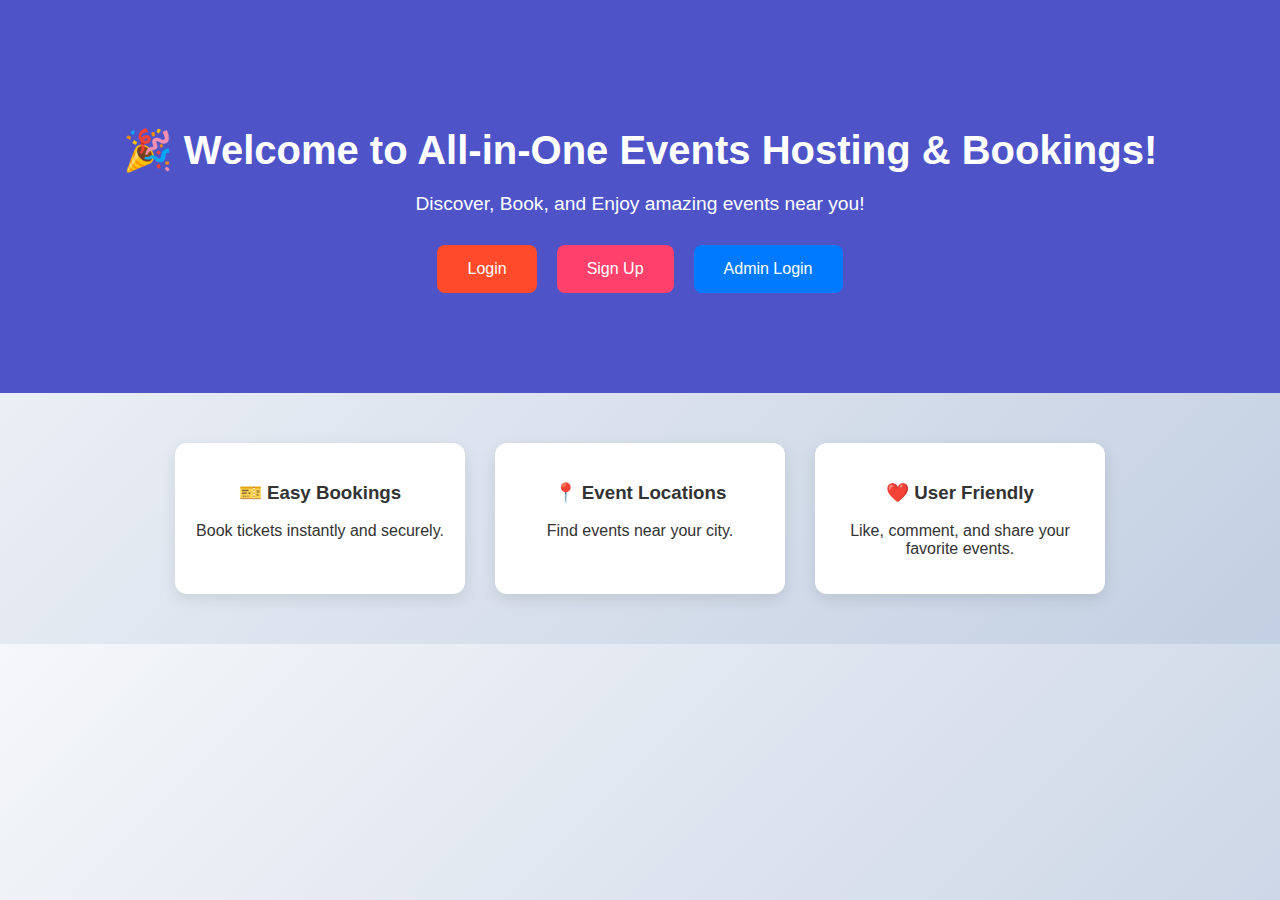
<file: src/main/resources/static/index.html>
<!DOCTYPE html>
<html lang="en">
<head>
    <meta charset="UTF-8">
    <title>All-in-One Events Hub</title>
    <link rel="stylesheet" href="css/home.css">
</head>
<body>

<div class="hero-section">
    <h1>🎉 Welcome to All-in-One Events Hosting & Bookings!</h1>
    <p>Discover, Book, and Enjoy amazing events near you!</p>

    <div class="action-box">
        <button id="login-btn">Login</button>
        <button id="signup-btn">Sign Up</button>
        <button id="admin-btn">Admin Login</button>
    </div>
</div>

<div class="features">
    <div class="feature-card">
        <h3>🎫 Easy Bookings</h3>
        <p>Book tickets instantly and securely.</p>
    </div>
    <div class="feature-card">
        <h3>📍 Event Locations</h3>
        <p>Find events near your city.</p>
    </div>
    <div class="feature-card">
        <h3>❤️ User Friendly</h3>
        <p>Like, comment, and share your favorite events.</p>
    </div>
</div>

<script src="js/home.js"></script>
</body>
</html>
</file>
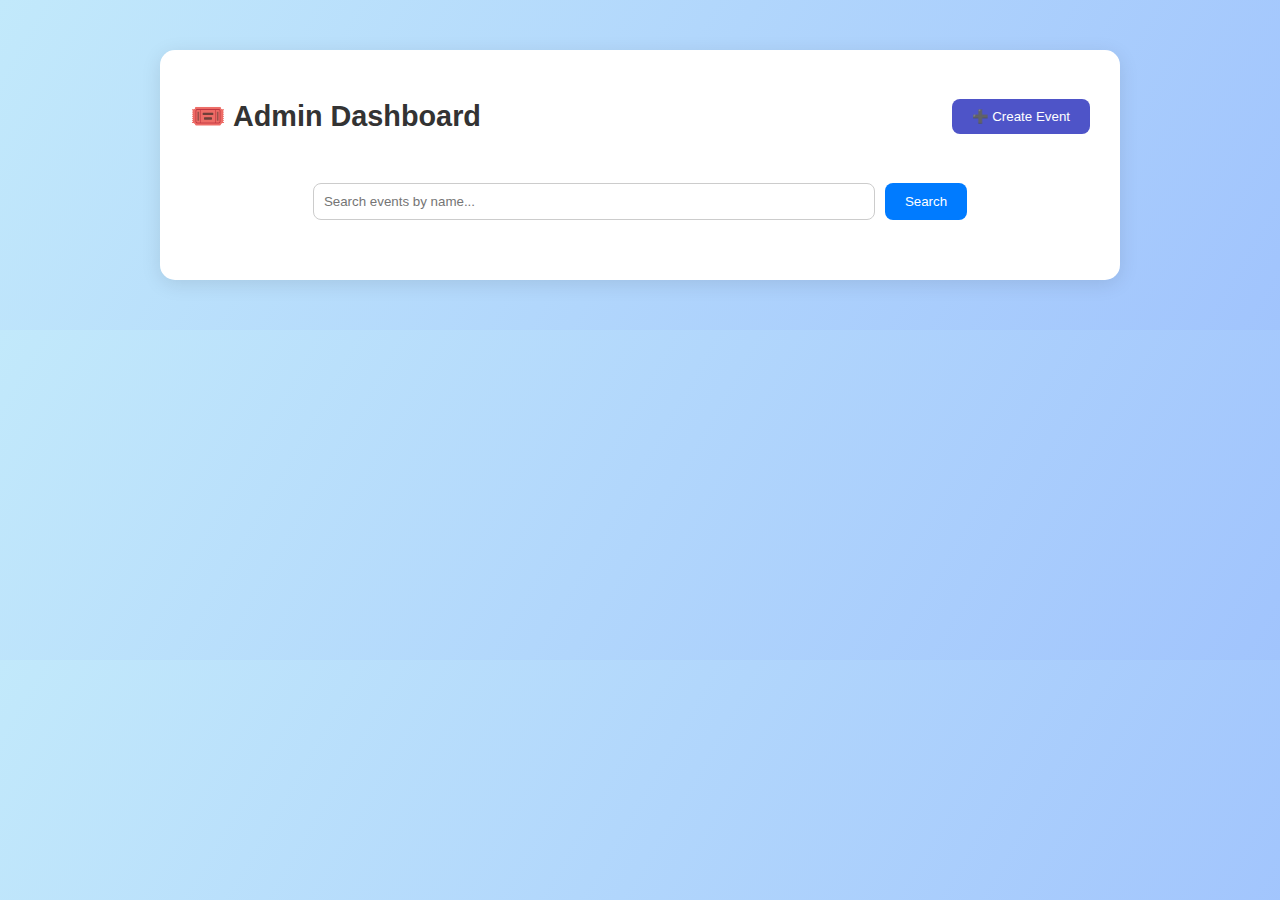
<file: src/main/resources/static/adminDashboard.html>
<!DOCTYPE html>
<html lang="en">
<head>
    <meta charset="UTF-8">
    <title>Admin Dashboard | EventsHub</title>
    <link rel="stylesheet" href="css/adminDashboard.css">
</head>
<body>

<div class="admin-container">
    <header>
        <h1>🎟️ Admin Dashboard</h1>
        <button id="createEventBtn">➕ Create Event</button>
    </header>

    <section class="search-section">
        <input type="text" id="searchInput" placeholder="Search events by name...">
        <button id="searchBtn">Search</button>
    </section>

    <section id="results" class="results-section">
        <!-- Event search results appear here -->
    </section>
</div>

<script src="js/adminDashboard.js"></script>
</body>
</html>
</file>
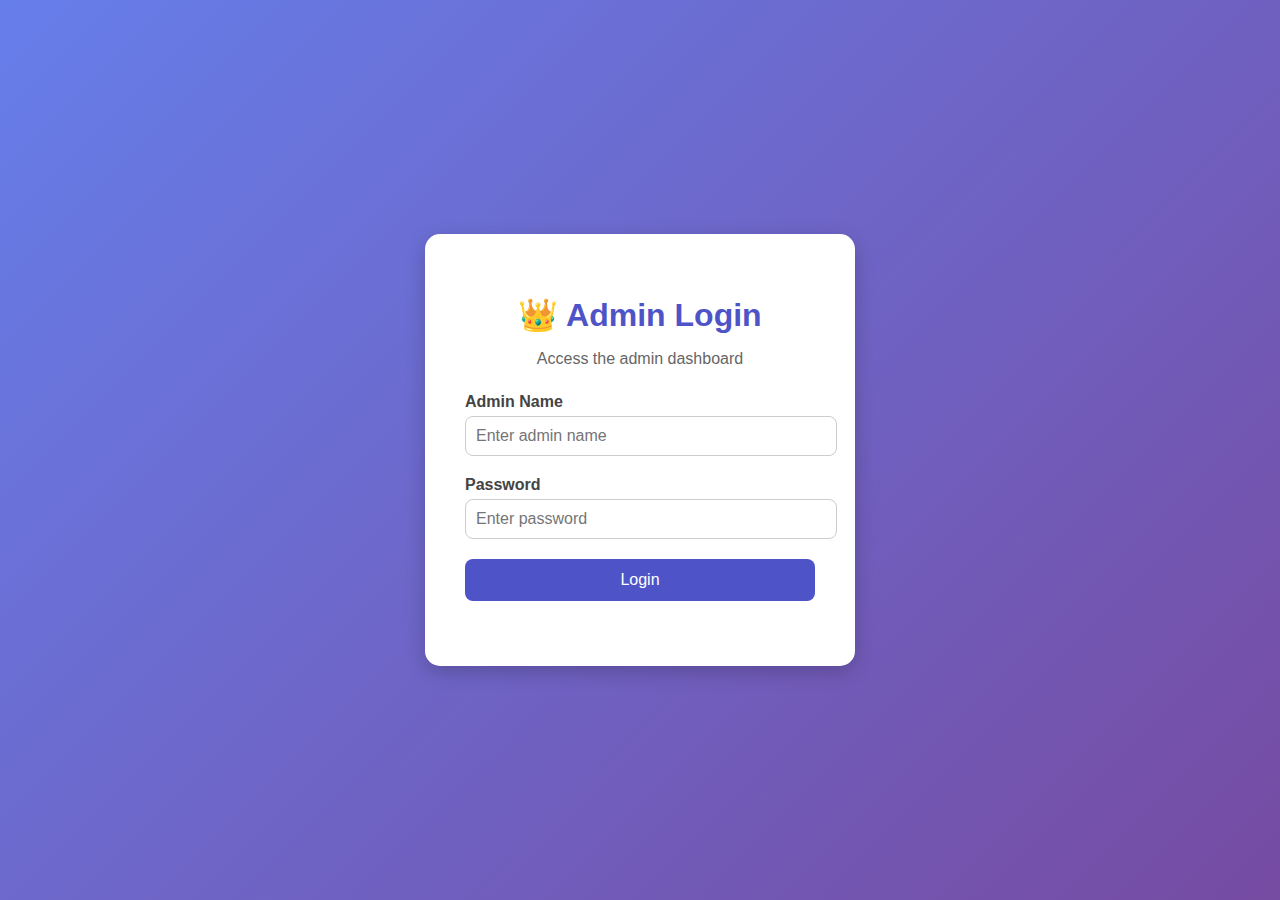
<file: src/main/resources/static/adminLogin.html>
<!DOCTYPE html>
<html lang="en">
<head>
    <meta charset="UTF-8">
    <title>Admin Login | EventsHub</title>
    <link rel="stylesheet" href="css/adminLogin.css">
</head>
<body>
<div class="login-container">
    <h1>👑 Admin Login</h1>
    <p>Access the admin dashboard</p>

    <form id="adminLoginForm">
        <div class="form-group">
            <label for="adminName">Admin Name</label>
            <input type="text" id="adminName" placeholder="Enter admin name" required>
        </div>

        <div class="form-group">
            <label for="password">Password</label>
            <input type="password" id="password" placeholder="Enter password" required>
        </div>

        <button type="submit" id="loginBtn">Login</button>
        <p id="loginMsg"></p>
    </form>
</div>

<script src="js/adminLogin.js"></script>
</body>
</html>
</file>
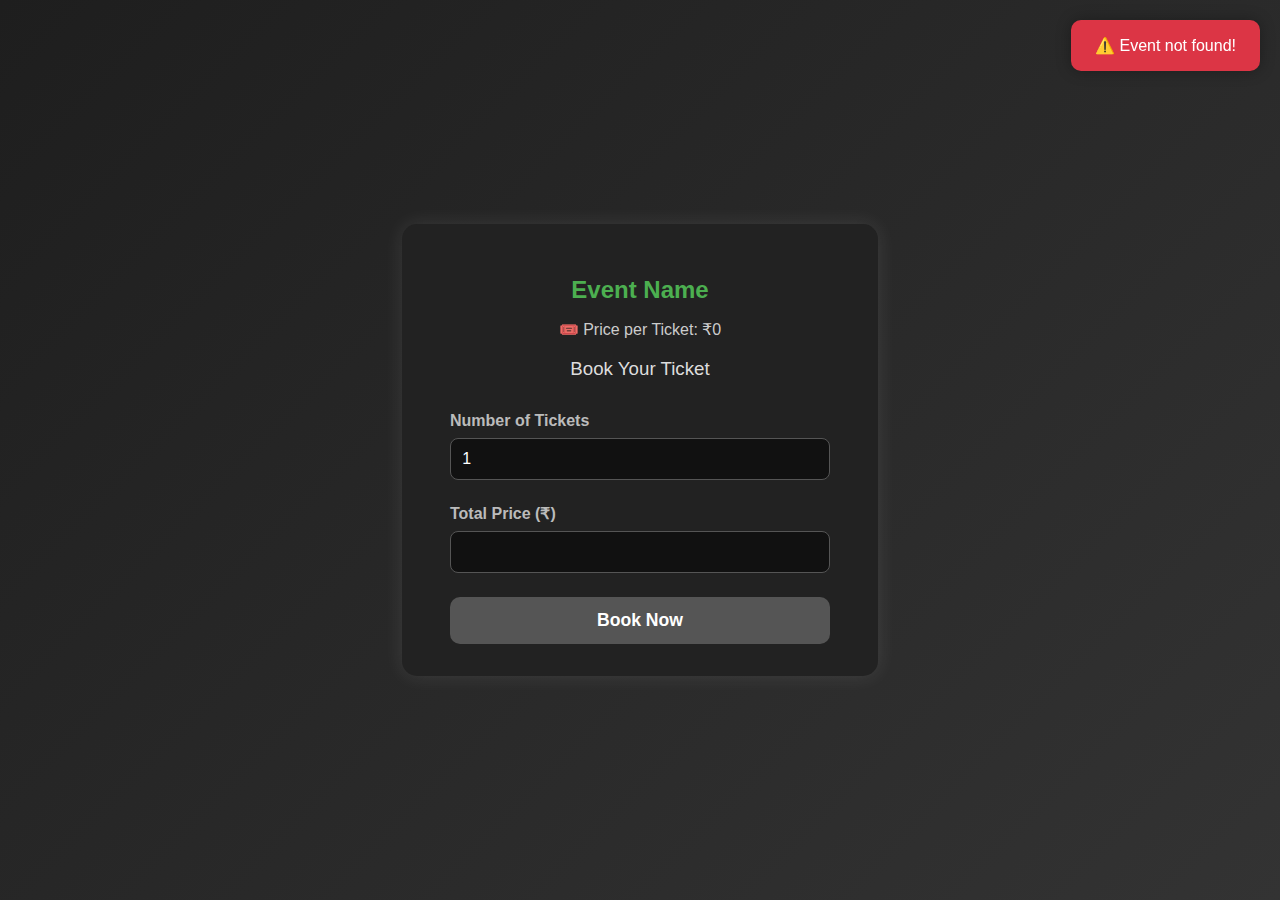
<file: src/main/resources/static/bookTicket.html>
<!DOCTYPE html>
<html lang="en">
<head>
    <meta charset="UTF-8">
    <meta name="viewport" content="width=device-width, initial-scale=1.0">
    <title>Book Ticket</title>
    <link rel="stylesheet" href="css/bookTicket.css">
</head>
<body>

<div class="booking-container">
    <h2 id="eventName">Event Name</h2>
    <p class="event-price">🎟️ Price per Ticket: ₹<span id="eventPrice">0</span></p>
    <h3>Book Your Ticket</h3>

    <form id="bookingForm">
        <div class="form-group">
            <label for="numTickets">Number of Tickets</label>
            <input type="number" id="numTickets" min="1" value="1" required>
            <small id="availabilityMsg"></small>
        </div>

        <div class="form-group">
            <label for="totalPrice">Total Price (₹)</label>
            <input type="text" id="totalPrice" readonly>
        </div>

        <button type="submit" id="bookBtn" disabled>Book Now</button>
    </form>
</div>

<script src="js/bookTicket.js"></script>
</body>
</html>
</file>
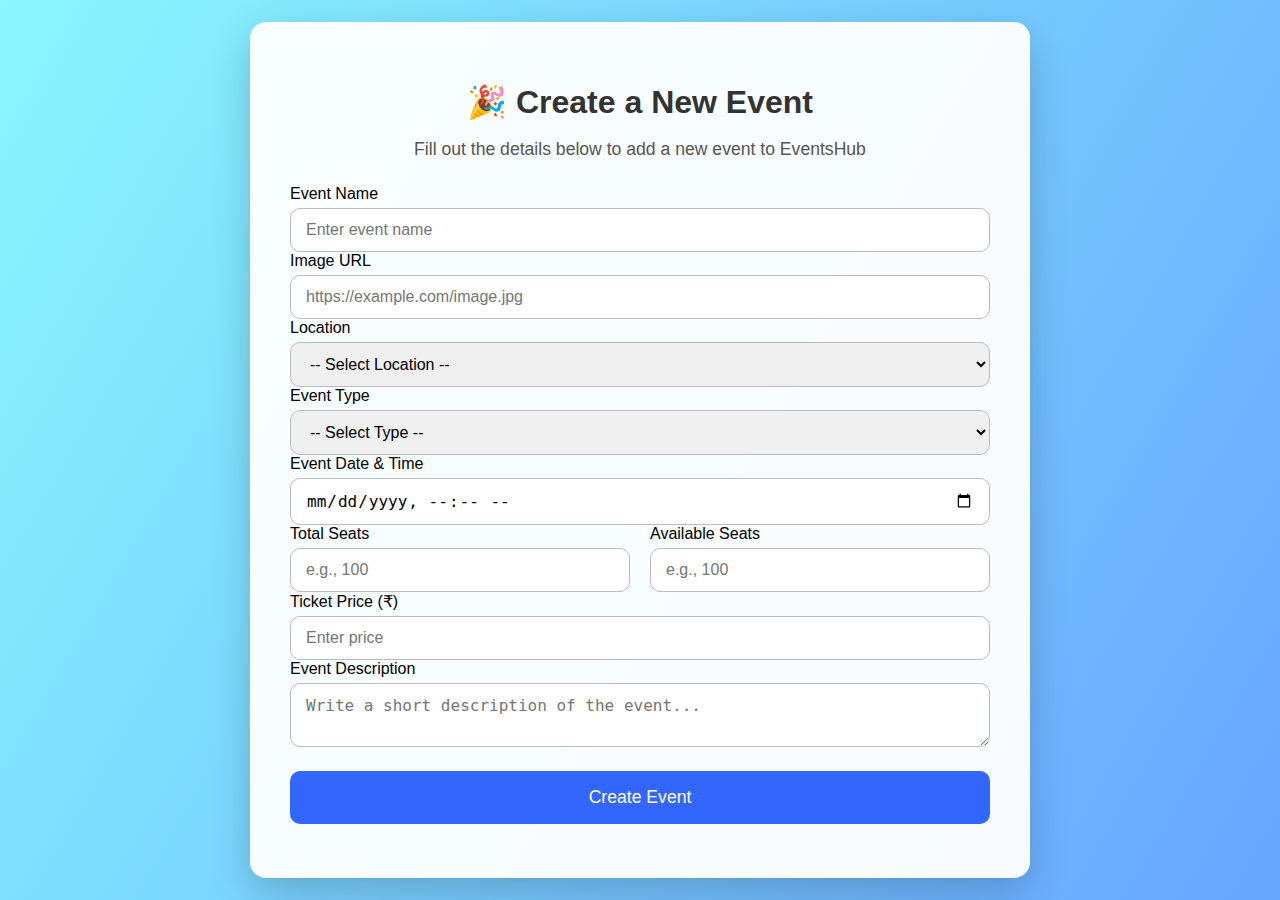
<file: src/main/resources/static/createEvent.html>
<!DOCTYPE html>
<html lang="en">
<head>
    <meta charset="UTF-8">
    <title>Create Event | Admin Dashboard</title>
    <link rel="stylesheet" href="css/createEvent.css">
</head>
<body>

<div class="container">
    <header>
        <h1>🎉 Create a New Event</h1>
        <p>Fill out the details below to add a new event to EventsHub</p>
    </header>

    <form id="eventForm" class="event-form">
        <div class="form-group">
            <label for="eventName">Event Name</label>
            <input type="text" id="eventName" placeholder="Enter event name" required>
            <small id="eventNameMsg"></small>
        </div>

        <div class="form-group">
            <label for="imageUrl">Image URL</label>
            <input type="text" id="imageUrl" placeholder="https://example.com/image.jpg" required>
        </div>

        <div class="form-group">
            <label for="location">Location</label>
            <select id="location" required>
                <option value="">-- Select Location --</option>
                <option value="Bangalore">Bangalore</option>
                <option value="Chennai">Chennai</option>
                <option value="Hyderabad">Hyderabad</option>
                <option value="Mumbai">Mumbai</option>
                <option value="Pune">Pune</option>
            </select>
        </div>

        <div class="form-group">
            <label for="eventType">Event Type</label>
            <select id="eventType" required>
                <option value="">-- Select Type --</option>
                <option value="Educational">🎓 Educational & Professional</option>
                <option value="Cultural">🎭 Entertainment & Cultural</option>
                <option value="Sports">⚽ Sports & Fitness</option>
                <option value="Corporate">💼 Corporate & Networking</option>
                <option value="Social">🌿 Social & Community</option>
                <option value="Health">🧘‍♀️ Health & Wellness</option>
                <option value="Charity">🏥 Charity functions</option>
            </select>
        </div>

        <div class="form-group">
            <label for="eventDateTime">Event Date & Time</label>
            <input type="datetime-local" id="eventDateTime" required>
        </div>

        <div class="form-row">
            <div class="form-group half">
                <label for="totalSeats">Total Seats</label>
                <input type="number" id="totalSeats" placeholder="e.g., 100" required>
            </div>
            <div class="form-group half">
                <label for="availableSeats">Available Seats</label>
                <input type="number" id="availableSeats" placeholder="e.g., 100" required>
            </div>
        </div>

        <div class="form-group">
            <label for="price">Ticket Price (₹)</label>
            <input type="number" step="0.01" id="price" placeholder="Enter price" required>
        </div>

        <div class="form-group">
            <label for="description">Event Description</label>
            <textarea id="description" placeholder="Write a short description of the event..." required></textarea>
        </div>

        <button type="submit" id="createEventBtn">Create Event</button>
        <p id="responseMsg"></p>
    </form>
</div>

<script src="js/createEvent.js"></script>
</body>
</html>
</file>
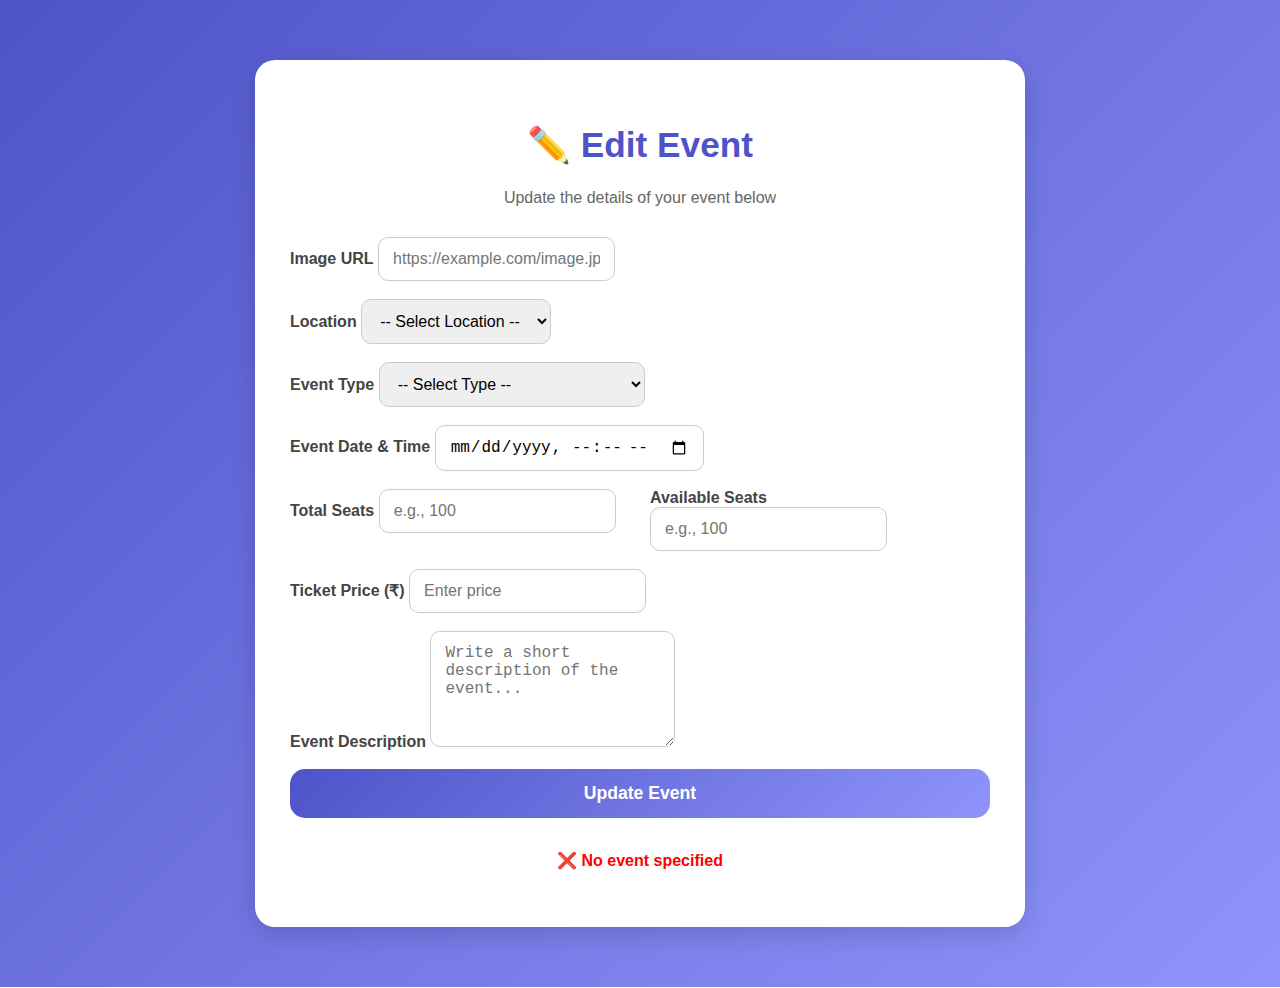
<file: src/main/resources/static/EditEvent.html>
<!DOCTYPE html>
<html lang="en">
<head>
    <meta charset="UTF-8">
    <title>Edit Event | Admin Dashboard</title>
    <link rel="stylesheet" href="css/editEvent.css">
</head>
<body>

<div class="container">
    <header>
        <h1>✏️ Edit Event</h1>
        <p>Update the details of your event below</p>
    </header>

    <form id="editEventForm" class="event-form">
        <!-- Hidden field for eventName -->
        <input type="hidden" id="eventName">

        <div class="form-group">
            <label for="imageUrl">Image URL</label>
            <input type="text" id="imageUrl" placeholder="https://example.com/image.jpg" required>
        </div>

        <div class="form-group">
            <label for="location">Location</label>
            <select id="location" required>
                <option value="">-- Select Location --</option>
                <option value="Bangalore">Bangalore</option>
                <option value="Chennai">Chennai</option>
                <option value="Hyderabad">Hyderabad</option>
                <option value="Mumbai">Mumbai</option>
                <option value="Pune">Pune</option>
            </select>
        </div>

        <div class="form-group">
            <label for="eventType">Event Type</label>
            <select id="eventType" required>
                <option value="">-- Select Type --</option>
                <option value="Educational">🎓 Educational & Professional</option>
                <option value="Cultural">🎭 Entertainment & Cultural</option>
                <option value="Sports">⚽ Sports & Fitness</option>
                <option value="Corporate">💼 Corporate & Networking</option>
                <option value="Social">🌿 Social & Community</option>
                <option value="Health">🧘‍♀️ Health & Wellness</option>
                <option value="Charity">🏥 Charity functions</option>
            </select>
        </div>

        <div class="form-group">
            <label for="eventDateTime">Event Date & Time</label>
            <input type="datetime-local" id="eventDateTime" required>
        </div>

        <div class="form-row">
            <div class="form-group half">
                <label for="totalSeats">Total Seats</label>
                <input type="number" id="totalSeats" placeholder="e.g., 100" required>
            </div>
            <div class="form-group half">
                <label for="availableSeats">Available Seats</label>
                <input type="number" id="availableSeats" placeholder="e.g., 100" required>
            </div>
        </div>

        <div class="form-group">
            <label for="price">Ticket Price (₹)</label>
            <input type="number" step="0.01" id="price" placeholder="Enter price" required>
        </div>

        <div class="form-group">
            <label for="description">Event Description</label>
            <textarea id="description" placeholder="Write a short description of the event..." required></textarea>
        </div>

        <button type="submit" id="updateEventBtn">Update Event</button>
        <p id="responseMsg"></p>
    </form>
</div>

<script src="js/editEvent.js"></script>
</body>
</html>
</file>
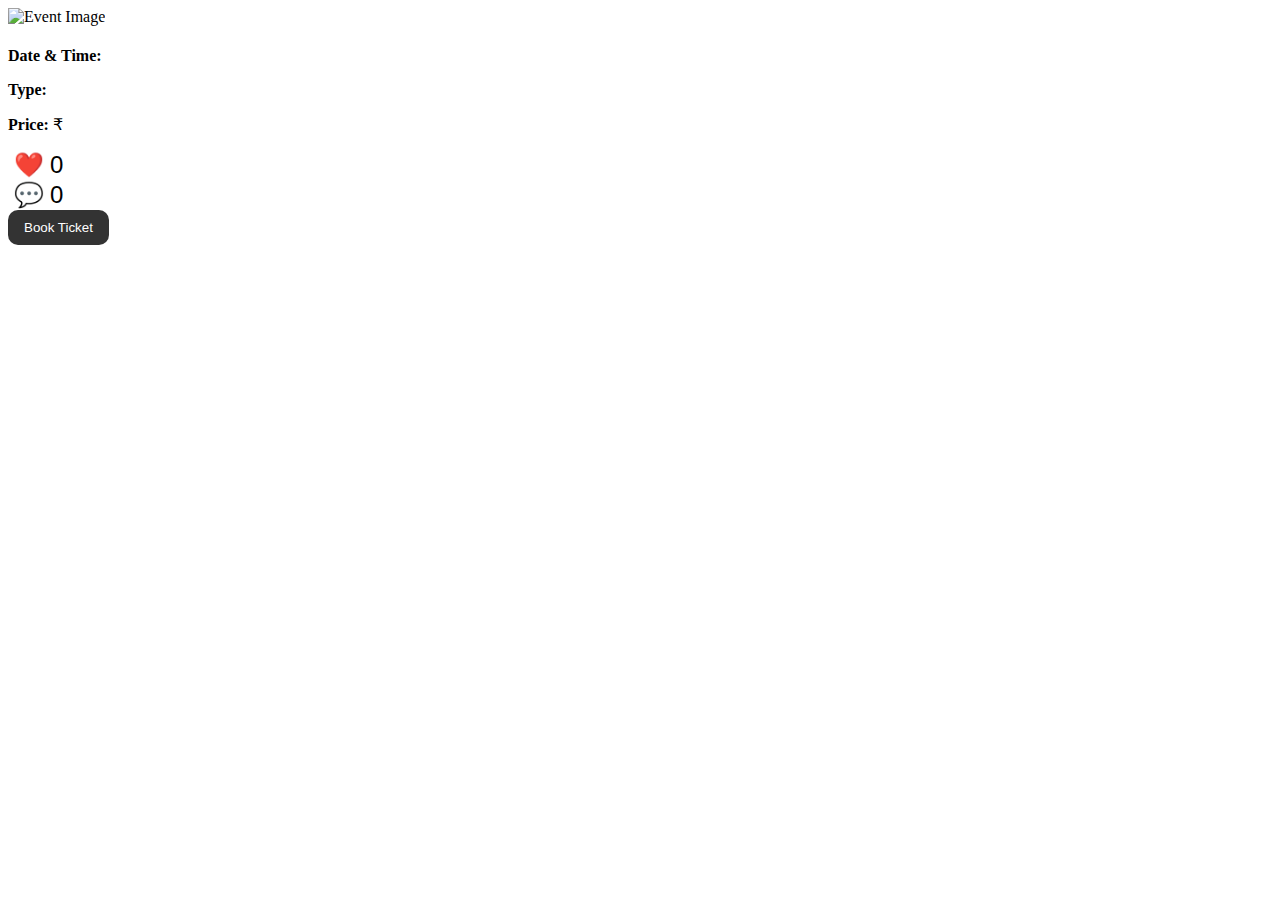
<file: src/main/resources/static/eventDetails.html>
<!DOCTYPE html>
<html lang="en">
<head>
    <meta charset="UTF-8">
    <title>Event Details</title>
    <link rel="stylesheet" href="css/eventDetails.css">
</head>
<body>
<div class="event-container">
    <img id="eventImage" alt="Event Image" class="event-image">
    <h1 id="eventName"></h1>
    <p id="eventLocation"></p>
    <p id="eventDescription"></p>
    <p><strong>Date & Time:</strong> <span id="eventDateTime"></span></p>
    <p><strong>Type:</strong> <span id="eventType"></span></p>
    <p><strong>Price:</strong> ₹<span id="eventPrice"></span></p>

    <div class="event-actions">
        <button id="likeBtn" class="action-btn">❤️ <span id="likeCount">0</span></button>
        <button id="commentBtn" class="action-btn">💬 <span id="commentCount">0</span></button>
    </div>

    <button id="bookTicketBtn" class="book-btn">Book Ticket</button>

    <div id="commentSection" class="comment-box hidden">
        <h3>Comments</h3>
        <div id="commentList"></div>
        <textarea id="newComment" placeholder="Add a comment..."></textarea>
        <div class="comment-actions">
            <button id="addCommentBtn">Add Comment</button>
            <button id="closeCommentBox">Close</button>
        </div>
    </div>
</div>

<script src="js/eventDetails.js"></script>
</body>
</html>
</file>
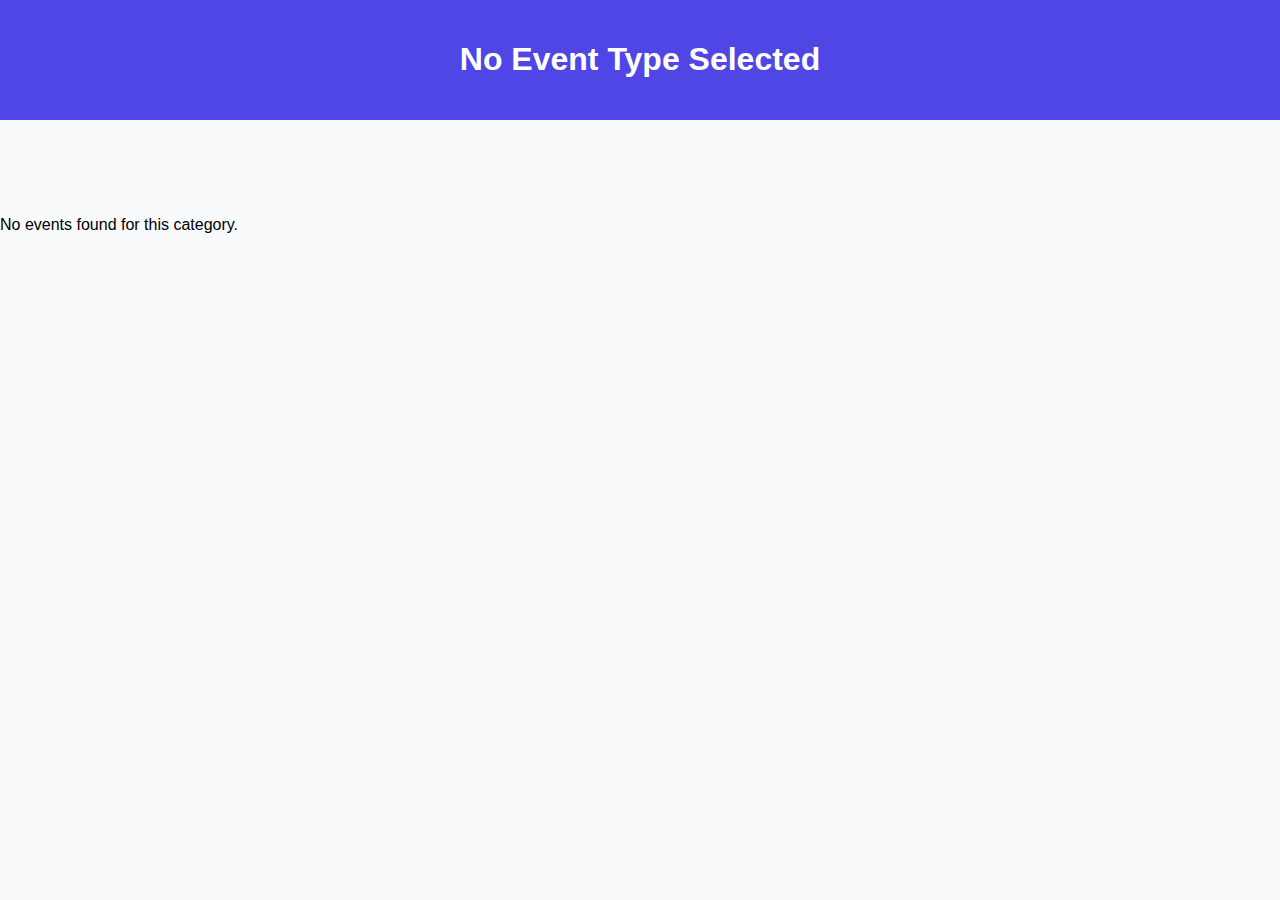
<file: src/main/resources/static/eventsPage.html>
<!DOCTYPE html>
<html lang="en">
<head>
    <meta charset="UTF-8">
    <title>Events by Type | EventsHub</title>
    <link rel="stylesheet" href="css/eventsPage.css">
</head>
<body>
<header>
    <h1 id="eventTypeTitle">🎭 Events</h1>
</header>

<main>
    <div id="eventsContainer" class="events-grid"></div>
    <p id="noEventsMsg" class="hidden">No events found for this category.</p>
</main>

<script src="js/eventsPage.js"></script>
</body>
</html>
</file>
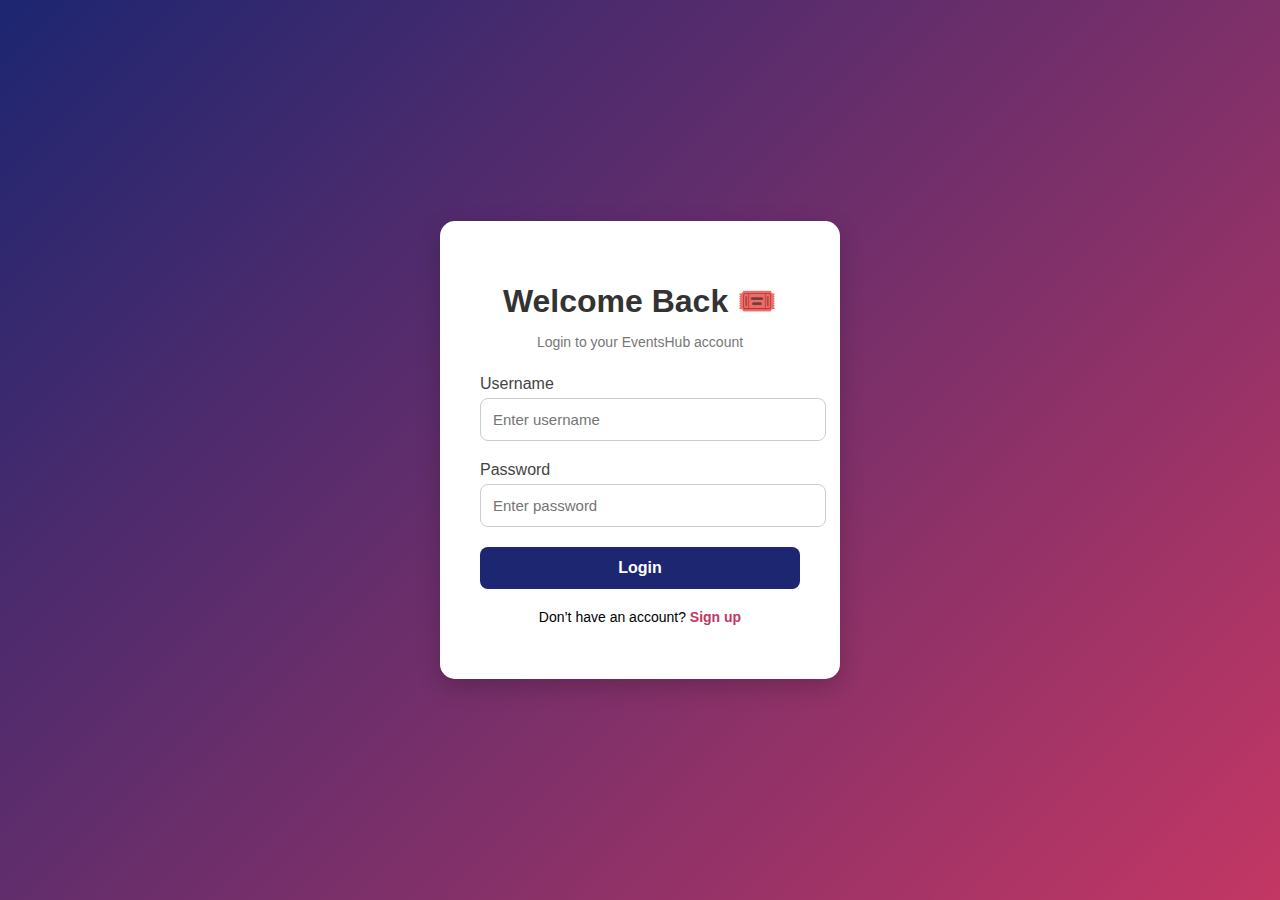
<file: src/main/resources/static/loggedHome.html>
<!DOCTYPE html>
<html lang="en">
<head>
    <meta charset="UTF-8">
    <meta name="viewport" content="width=device-width, initial-scale=1.0">
    <title>EventsHub | Home</title>
    <link rel="stylesheet" href="css/loggedHome.css">
</head>
<body>
<div class="container">
    <nav class="top-bar">
        <div class="welcome" id="welcomeMsg">Welcome to EventsHub</div>
        <div class="actions">
            <button id="myBookingsBtn">My Bookings</button>
        </div>
    </nav>

    <header>
        <h1>Explore <span>Events</span> Around You</h1>
        <p>Choose your favorite event category and start exploring.</p>
    </header>

    <section class="categories">
        <div class="category" data-type="Educational">🎓 Educational & Professional</div>
        <div class="category" data-type="Cultural">🎭 Entertainment & Cultural</div>
        <div class="category" data-type="Sports">⚽ Sports & Fitness</div>
        <div class="category" data-type="Corporate">💼 Corporate & Networking</div>
        <div class="category" data-type="Social">🌿 Social & Community</div>
        <div class="category" data-type="Health">🧘‍♀️ Health & Wellness</div>
        <div class="category" data-type="Corporate">💼 Corporate & Networking</div>
        <div class="category" data-type="Charity">🏥 Charity functions</div>
    </section>
</div>

<script src="js/loggedHome.js"></script>
</body>
</html>
</file>
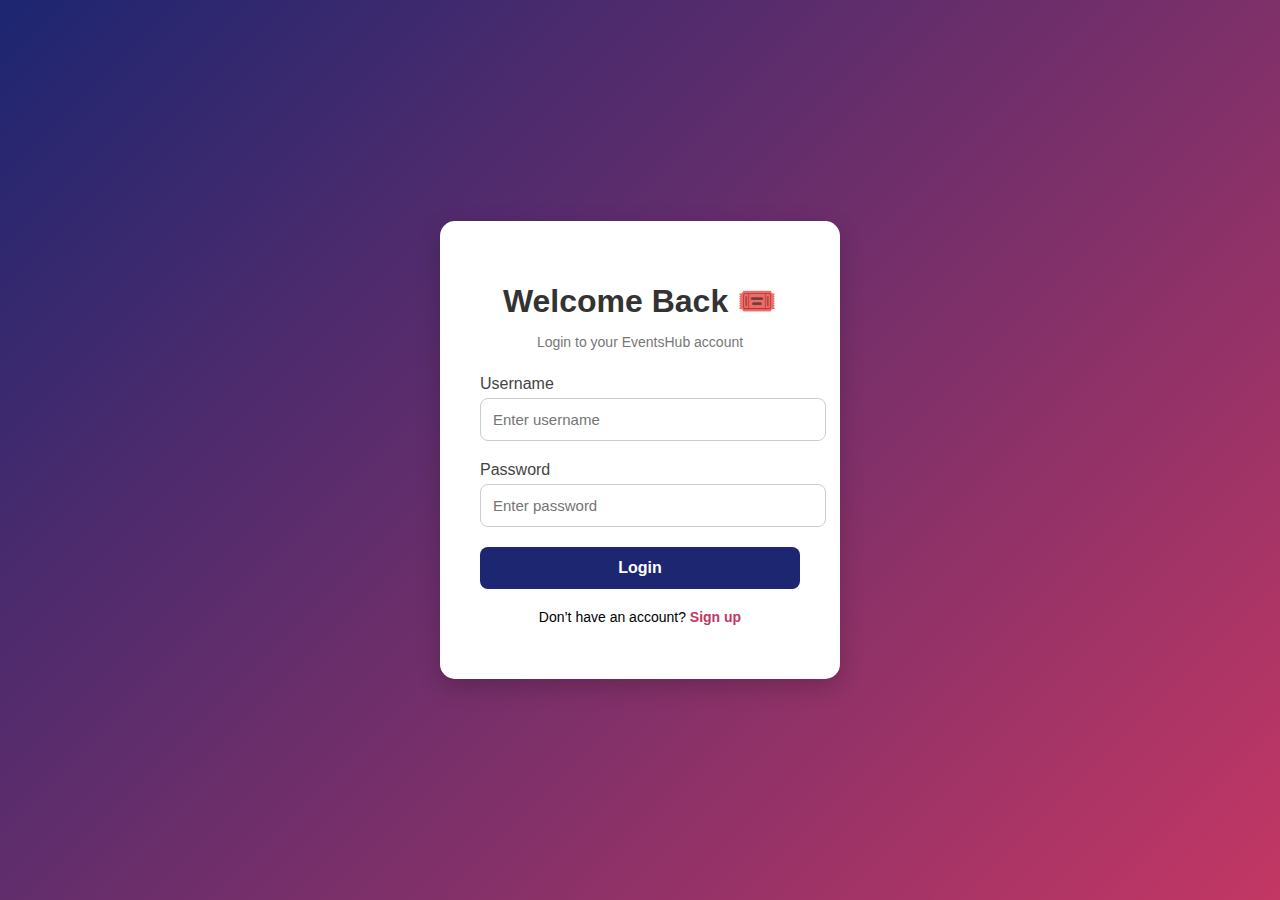
<file: src/main/resources/static/login.html>
<!DOCTYPE html>
<html lang="en">
<head>
    <meta charset="UTF-8">
    <meta name="viewport" content="width=device-width, initial-scale=1.0">
    <title>Login | EventsHub</title>
    <link rel="stylesheet" href="css/login.css">
</head>
<body>
<div class="container">
    <div class="login-box">
        <h1>Welcome Back 🎟️</h1>
        <p class="subtitle">Login to your EventsHub account</p>

        <form id="loginForm">
            <div class="input-group">
                <label for="username">Username</label>
                <input type="text" id="username" name="username" placeholder="Enter username" required>
            </div>

            <div class="input-group">
                <label for="password">Password</label>
                <input type="password" id="password" name="password" placeholder="Enter password" required>
            </div>

            <button type="submit" id="loginBtn">Login</button>
            <p id="responseMsg"></p>
        </form>

        <p class="register-link">
            Don’t have an account? <a href="register.html">Sign up</a>
        </p>
    </div>
</div>

<script src="js/login.js"></script>
</body>
</html>
</file>
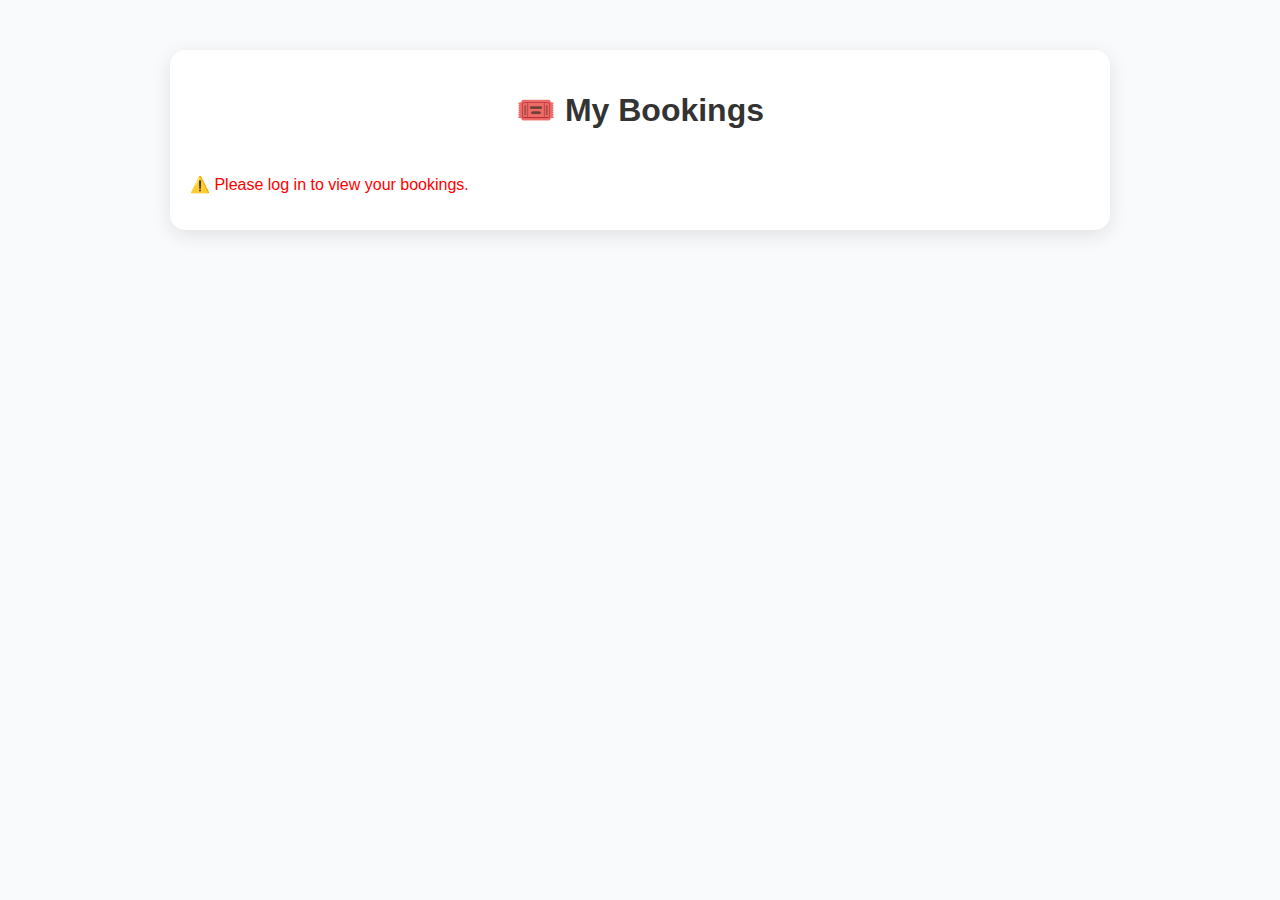
<file: src/main/resources/static/myBookings.html>
<!DOCTYPE html>
<html lang="en">
<head>
    <meta charset="UTF-8" />
    <meta name="viewport" content="width=device-width, initial-scale=1.0" />
    <title>My Bookings | EventsHub</title>
    <link rel="stylesheet" href="css/myBookings.css" />
</head>
<body>
<div class="container">
    <h1>🎟️ My Bookings</h1>
    <div id="bookingsList" class="bookings-list">
        <p>Loading your bookings...</p>
    </div>
</div>

<script src="js/myBookings.js"></script>
</body>
</html>
</file>
<file: src/main/resources/static/css/home.css>
/* General Body */
body {
    font-family: 'Arial', sans-serif;
    margin: 0;
    padding: 0;
    background: linear-gradient(135deg, #f5f7fa, #c3cfe2);
    color: #333;
}

/* Hero Section */
.hero-section {
    text-align: center;
    padding: 100px 20px;
    background: #4e54c8;
    color: white;
}

.hero-section h1 {
    font-size: 2.5rem;
    margin-bottom: 15px;
}

.hero-section p {
    font-size: 1.2rem;
    margin-bottom: 30px;
}

/* Action Box */
.action-box {
    display: flex;
    justify-content: center;
    gap: 20px;
    flex-wrap: wrap;
}

.action-box button {
    padding: 15px 30px;
    font-size: 1rem;
    border: none;
    border-radius: 8px;
    cursor: pointer;
    transition: all 0.3s ease;
    color: white;
}

#login-btn {
    background-color: #ff4b2b;
}

#signup-btn {
    background-color: #ff416c;
}

#admin-btn {
    background-color: #007bff;
}

.action-box button:hover {
    transform: scale(1.05);
    opacity: 0.9;
}

/* Features Section */
.features {
    display: flex;
    justify-content: center;
    flex-wrap: wrap;
    gap: 30px;
    margin: 50px 20px;
}

.feature-card {
    background: white;
    padding: 20px;
    border-radius: 12px;
    box-shadow: 0px 5px 15px rgba(0,0,0,0.1);
    width: 250px;
    text-align: center;
    transition: all 0.3s ease;
}

.feature-card:hover {
    transform: translateY(-5px);
}
</file>
<file: src/main/resources/static/css/adminDashboard.css>
body {
    font-family: 'Poppins', sans-serif;
    background: linear-gradient(120deg, #c2e9fb, #a1c4fd);
    margin: 0;
    padding: 0;
    color: #333;
}

.admin-container {
    max-width: 900px;
    margin: 50px auto;
    background: white;
    border-radius: 15px;
    padding: 30px;
    box-shadow: 0 4px 20px rgba(0,0,0,0.1);
}

header {
    display: flex;
    justify-content: space-between;
    align-items: center;
}

header h1 {
    font-size: 1.8rem;
    color: #333;
}

#createEventBtn {
    background-color: #4e54c8;
    color: white;
    padding: 10px 20px;
    border: none;
    border-radius: 8px;
    cursor: pointer;
    transition: 0.3s;
}

#createEventBtn:hover {
    background-color: #5f66d6;
}

/* Search Section */
.search-section {
    display: flex;
    justify-content: center;
    gap: 10px;
    margin: 30px 0;
}

#searchInput {
    width: 60%;
    padding: 10px;
    border-radius: 8px;
    border: 1px solid #ccc;
}

#searchBtn {
    background-color: #007bff;
    color: white;
    border: none;
    border-radius: 8px;
    padding: 10px 20px;
    cursor: pointer;
    transition: 0.3s;
}

#searchBtn:hover {
    background-color: #0056b3;
}

/* Results Section */
.results-section {
    display: grid;
    grid-template-columns: repeat(auto-fill, minmax(260px, 1fr));
    gap: 20px;
}

.event-card {
    background: #f8faff;
    border-radius: 12px;
    padding: 15px;
    box-shadow: 0 2px 8px rgba(0,0,0,0.1);
    text-align: center;
    transition: 0.3s;
}

.event-card:hover {
    transform: translateY(-5px);
    background: #eef3ff;
}

.event-card img {
    width: 100%;
    height: 150px;
    object-fit: cover;
    border-radius: 10px;
}

.event-info h3 {
    margin: 10px 0;
    color: #333;
}

.event-info p {
    font-size: 0.9rem;
    color: #555;
    margin: 4px 0;
}

/* Action Buttons */
.event-actions {
    margin-top: 10px;
    display: flex;
    justify-content: space-around;
}

.edit-btn, .cancel-btn {
    padding: 8px 14px;
    border: none;
    border-radius: 6px;
    cursor: pointer;
    color: white;
    font-weight: bold;
}

.edit-btn {
    background-color: #28a745;
}

.cancel-btn {
    background-color: #dc3545;
}

.edit-btn:hover {
    background-color: #218838;
}

.cancel-btn:hover {
    background-color: #c82333;
}

.event-actions {
    display: flex;
    justify-content: center;
    gap: 10px;
    margin-top: 10px;
}

.edit-btn, .cancel-btn {
    padding: 5px 10px;
    border: none;
    border-radius: 6px;
    cursor: pointer;
    font-size: 0.9rem;
    transition: 0.2s;
}

.edit-btn {
    background-color: #4e54c8;
    color: white;
}

.edit-btn:hover {
    background-color: #5f66d6;
}

.cancel-btn {
    background-color: #ff4b2b;
    color: white;
}

.cancel-btn:hover {
    background-color: #ff6650;
}
</file>
<file: src/main/resources/static/css/adminLogin.css>
body {
    font-family: "Poppins", sans-serif;
    background: linear-gradient(135deg, #667eea, #764ba2);
    display: flex;
    justify-content: center;
    align-items: center;
    height: 100vh;
    margin: 0;
}

.login-container {
    background: white;
    padding: 40px;
    border-radius: 15px;
    box-shadow: 0 6px 20px rgba(0,0,0,0.2);
    width: 350px;
    text-align: center;
}

h1 {
    margin-bottom: 10px;
    color: #4e54c8;
}

p {
    color: #666;
    margin-bottom: 25px;
}

.form-group {
    text-align: left;
    margin-bottom: 20px;
}

label {
    display: block;
    font-weight: bold;
    color: #444;
    margin-bottom: 5px;
}

input {
    width: 100%;
    padding: 10px;
    border: 1px solid #ccc;
    border-radius: 8px;
    font-size: 1rem;
}

button {
    background-color: #4e54c8;
    color: white;
    border: none;
    padding: 12px 25px;
    border-radius: 8px;
    cursor: pointer;
    font-size: 1rem;
    width: 100%;
    transition: all 0.3s;
}

button:hover {
    background-color: #5a60d6;
}

#loginMsg {
    margin-top: 15px;
    font-weight: bold;
}
</file>
<file: src/main/resources/static/css/bookTicket.css>
body {
  font-family: "Poppins", sans-serif;
  background: linear-gradient(135deg, #1e1e1e, #333);
  color: #fff;
  display: flex;
  justify-content: center;
  align-items: center;
  height: 100vh;
  margin: 0;
}

.booking-container {
  background: #222;
  padding: 2rem 3rem;
  border-radius: 15px;
  box-shadow: 0 0 20px rgba(255, 255, 255, 0.1);
  text-align: center;
  width: 380px;
}

.booking-container h2 {
  color: #4caf50;
  margin-bottom: 0.3rem;
}

.event-price {
  margin-bottom: 1rem;
  color: #ccc;
}

.booking-container h3 {
  margin-bottom: 2rem;
  font-weight: 500;
  color: #ddd;
}

.form-group {
  margin-bottom: 1.5rem;
  text-align: left;
}

label {
  display: block;
  margin-bottom: 0.5rem;
  font-weight: 600;
  color: #bbb;
}

input {
  width: 100%;
  padding: 0.7rem;
  border-radius: 8px;
  border: 1px solid #555;
  background: #111;
  color: white;
  font-size: 1rem;
  box-sizing: border-box;
}

input:focus {
  outline: none;
  border-color: #4caf50;
}

#availabilityMsg {
  display: block;
  margin-top: 0.3rem;
  font-size: 0.85rem;
}

#bookBtn {
  width: 100%;
  padding: 0.8rem;
  background: #4caf50;
  border: none;
  color: white;
  font-size: 1.1rem;
  font-weight: 600;
  border-radius: 10px;
  cursor: pointer;
  transition: background 0.3s ease;
}

#bookBtn:hover {
  background: #45a049;
}

#bookBtn:disabled {
  background: #555;
  cursor: not-allowed;
}

/* Notification styles */
#notification {
  position: fixed;
  top: 20px;
  right: 20px;
  background: #333;
  color: white;
  padding: 1rem 1.5rem;
  border-radius: 10px;
  font-size: 1rem;
  box-shadow: 0 0 15px rgba(0, 0, 0, 0.3);
  opacity: 0;
  transform: translateY(-20px);
  transition: opacity 0.4s ease, transform 0.4s ease;
  z-index: 9999;
  pointer-events: none;
}

#notification.show {
  opacity: 1;
  transform: translateY(0);
}

#notification.success {
  background: #28a745;
}

#notification.error {
  background: #dc3545;
}
</file>
<file: src/main/resources/static/css/createEvent.css>
/* Body and container */
body {
    font-family: 'Segoe UI', Tahoma, Geneva, Verdana, sans-serif;
    margin: 0;
    padding: 0;
    background: linear-gradient(120deg, #89f7fe, #66a6ff); /* vibrant blue gradient */
    min-height: 100vh;
    display: flex;
    justify-content: center;
    align-items: center;
}

.container {
    width: 700px;
    background-color: rgba(255, 255, 255, 0.95); /* semi-transparent white */
    padding: 40px;
    border-radius: 16px;
    box-shadow: 0 15px 40px rgba(0,0,0,0.2);
}

/* Header */
header h1 {
    text-align: center;
    color: #333;
    font-size: 2rem;
    margin-bottom: 10px;
}

header p {
    text-align: center;
    color: #555;
    margin-bottom: 25px;
    font-size: 1.1rem;
}

/* Form inputs */
.event-form input,
.event-form select,
.event-form textarea {
    width: 100%;
    padding: 12px 15px;
    margin-top: 5px;
    border-radius: 10px;
    border: 1px solid #bbb;
    font-size: 1rem;
    box-sizing: border-box;
}

/* Buttons */
#createEventBtn {
    width: 100%;
    padding: 16px;
    font-size: 1.1rem;
    background-color: #3366ff;
    color: white;
    border: none;
    border-radius: 10px;
    cursor: pointer;
    margin-top: 20px;
    transition: all 0.3s ease;
}

#createEventBtn:hover {
    background-color: #254eda;
    transform: translateY(-2px);
}

/* Messages */
#eventNameMsg, #responseMsg {
    font-size: 0.9rem;
    margin-top: 5px;
}

/* Form row (for total/available seats) */
.form-row {
    display: flex;
    gap: 20px;
}

.form-row .half {
    flex: 1;
}
</file>
<file: src/main/resources/static/css/editEvent.css>
body {
  font-family: 'Poppins', sans-serif;
  background: linear-gradient(135deg, #4e54c8, #8f94fb);
  margin: 0;
  padding: 0;
  color: #333;
}

.container {
  max-width: 700px;
  margin: 60px auto;
  background: #fff;
  border-radius: 20px;
  padding: 40px 35px;
  box-shadow: 0 8px 25px rgba(0, 0, 0, 0.15);
  animation: fadeIn 0.6s ease;
}

@keyframes fadeIn {
  from { opacity: 0; transform: translateY(20px); }
  to { opacity: 1; transform: translateY(0); }
}

header {
  text-align: center;
  margin-bottom: 30px;
}

header h1 {
  font-size: 2.2rem;
  color: #4e54c8;
}

header p {
  font-size: 1rem;
  color: #666;
  margin-top: 8px;
}

.event-form {
  display: flex;
  flex-direction: column;
  gap: 18px;
}

.form-group label {
  font-weight: 600;
  color: #444;
}

.form-group input,
.form-group select,
.form-group textarea {
  padding: 12px 14px;
  border-radius: 10px;
  border: 1.4px solid #ccc;
  font-size: 1rem;
  transition: all 0.25s ease;
}

.form-group input:focus,
.form-group select:focus,
.form-group textarea:focus {
  border-color: #4e54c8;
  box-shadow: 0 0 8px rgba(78, 84, 200, 0.3);
}

textarea {
  resize: vertical;
  min-height: 90px;
}

.form-row {
  display: flex;
  gap: 20px;
}

.form-row .half {
  flex: 1;
}

#updateEventBtn {
  background: linear-gradient(135deg, #4e54c8, #8f94fb);
  color: white;
  font-size: 1.1rem;
  padding: 14px;
  border: none;
  border-radius: 15px;
  cursor: pointer;
  font-weight: 600;
  transition: all 0.3s ease;
}

#updateEventBtn:hover {
  transform: translateY(-3px);
  box-shadow: 0 8px 20px rgba(78, 84, 200, 0.5);
}

#responseMsg {
  margin-top: 15px;
  font-weight: 600;
  text-align: center;
  min-height: 20px;
}
</file>
<file: src/main/resources/static/css/eventDetails.css>
/* --- Event Card --- */
.event-card-detailed {
  display: flex;
  gap: 2rem;
  padding: 2rem;
  background: #222;
  color: white;
  border-radius: 20px;
  box-shadow: 0 0 15px rgba(255, 255, 255, 0.1);
}

.event-image-large {
  width: 350px;
  border-radius: 15px;
  object-fit: cover;
}

/* --- Action Buttons --- */
.actions {
  margin-top: 1rem;
  display: flex;
  gap: 1rem;
}

.like-btn, .comment-btn, .book-btn {
  background: #333;
  color: white;
  border: none;
  padding: 0.6rem 1rem;
  border-radius: 10px;
  cursor: pointer;
  transition: 0.3s;
}

.like-btn:hover, .comment-btn:hover, .book-btn:hover {
  background: #555;
}

/* --- Comment Box --- */
.comment-box {
  margin-top: 2rem;
  background: #2a2a2a;
  color: white;
  padding: 1.5rem;
  border-radius: 12px;
  border: 1px solid #555;
  box-shadow: 0 0 10px rgba(255, 255, 255, 0.1);
}

.comment-box.hidden {
  display: none;
}

/* --- Header --- */
.comment-box h3 {
  margin: 0 0 1rem 0;
  color: #fff;
}

/* --- Comments List --- */
.comments-list {
  max-height: 250px;
  overflow-y: auto;
  background: #1c1c1c;
  border: 1px solid #555;
  border-radius: 10px;
  padding: 10px;
  margin-bottom: 15px;
  color: white;
}

.comment-item {
  border-bottom: 1px solid #444;
  padding: 8px 0;
  line-height: 1.5;
}

.comment-item strong {
  color: #4caf50;
}

/* --- Add Comment Section --- */
.add-comment {
  display: flex;
  flex-direction: column;
  gap: 10px;
  margin-top: 1rem;
}

.add-comment textarea {
  width: 100%;
  min-height: 80px;
  background: #111;
  color: white;
  border: 1px solid #444;
  padding: 0.8rem;
  border-radius: 10px;
  resize: vertical;
  font-size: 1rem;
}

.add-comment textarea::placeholder {
  color: #aaa;
}

.add-comment button {
  align-self: flex-end;
  background: #4caf50;
  color: white;
  border: none;
  padding: 0.6rem 1.2rem;
  border-radius: 8px;
  cursor: pointer;
  font-weight: 600;
  transition: background 0.3s ease;
}

.add-comment button:hover {
  background: #45a049;
}

/* --- Close Button --- */
#closeCommentBox {
  background: #d32f2f;
  color: white;
  border: none;
  padding: 0.6rem 1.2rem;
  border-radius: 8px;
  cursor: pointer;
  font-weight: 600;
  transition: background 0.3s ease;
}

#closeCommentBox:hover {
  background: #b71c1c;
}

/* --- Scrollbar --- */
.comments-list::-webkit-scrollbar {
  width: 8px;
}

.comments-list::-webkit-scrollbar-thumb {
  background: #666;
  border-radius: 10px;
}

.comments-list::-webkit-scrollbar-thumb:hover {
  background: #999;
}


.action-btn {
  background: none;
  border: none;
  font-size: 24px;
  cursor: pointer;
  display: flex;
  align-items: center;
  gap: 6px;
  transition: transform 0.2s ease, color 0.2s ease;
}

.action-btn:hover {
  transform: scale(1.15);
}

.pulse {
  animation: pulse 0.3s ease;
}

@keyframes pulse {
  0% { transform: scale(1); }
  50% { transform: scale(1.3); }
  100% { transform: scale(1); }
}

.toast {
  position: fixed;
  bottom: 20px;
  right: 20px;
  background: #333;
  color: white;
  padding: 10px 15px;
  border-radius: 10px;
  opacity: 0.9;
  z-index: 9999;
}

.toast.error {
  background: #d9534f;
}
</file>
<file: src/main/resources/static/css/eventsPage.css>
body {
  font-family: 'Poppins', sans-serif;
  background: #f9fafc;
  margin: 0;
  padding: 0;
}

header {
  text-align: center;
  background: #4f46e5;
  color: white;
  padding: 20px;
}

.events-grid {
  display: grid;
  grid-template-columns: repeat(auto-fill, minmax(280px, 1fr));
  gap: 25px;
  padding: 40px;
}

.event-card {
  background: white;
  border-radius: 16px;
  box-shadow: 0 4px 10px rgba(0,0,0,0.1);
  transition: all 0.3s ease;
  overflow: hidden;
  cursor: pointer;
}

.event-card:hover {
  transform: translateY(-5px);
  box-shadow: 0 8px 16px rgba(0,0,0,0.15);
}

.event-image {
  width: 100%;
  height: 180px;
  object-fit: cover;
}

.event-content {
  padding: 15px;
}

.event-content h3 {
  margin: 0;
  font-size: 1.2rem;
  color: #333;
}

.event-content p {
  color: #555;
  margin: 8px 0;
}

.event-meta {
  display: flex;
  justify-content: space-between;
  font-size: 0.9rem;
  color: #777;
  margin-top: 10px;
}

.hidden {
  display: none;
}
</file>
<file: src/main/resources/static/css/loggedHome.css>
body {
  font-family: "Poppins", sans-serif;
  background: linear-gradient(135deg, #4f46e5, #6366f1);
  color: #fff;
  margin: 0;
  padding: 0;
  min-height: 100vh;
}

.container {
  width: 90%;
  max-width: 1200px;
  margin: 0 auto;
  padding-top: 2rem;
}

.top-bar {
  display: flex;
  justify-content: space-between;
  align-items: center;
  margin-bottom: 2rem;
}

.welcome {
  font-size: 1.5rem;
  font-weight: 600;
}

.actions button {
  background: #ffdd57;
  border: none;
  color: #333;
  padding: 0.6rem 1.2rem;
  border-radius: 8px;
  font-weight: 600;
  cursor: pointer;
  transition: transform 0.2s, background 0.3s;
}

.actions button:hover {
  background: #facc15;
  transform: scale(1.05);
}

header {
  text-align: center;
  margin-bottom: 2.5rem;
}

header h1 {
  font-size: 2.4rem;
  margin-bottom: 0.4rem;
}

header span {
  color: #ffdd57;
}

.categories {
  display: grid;
  grid-template-columns: repeat(auto-fit, minmax(280px, 1fr));
  gap: 1.6rem;
}

.category {
  background: rgba(255, 255, 255, 0.15);
  border-radius: 18px;
  padding: 2rem;
  font-size: 1.3rem;
  font-weight: 500;
  text-align: center;
  cursor: pointer;
  transition: all 0.3s ease;
  backdrop-filter: blur(10px);
  box-shadow: 0 6px 12px rgba(0,0,0,0.2);
}

.category:hover {
  background: rgba(255, 255, 255, 0.35);
  transform: translateY(-5px);
}
</file>
<file: src/main/resources/static/css/login.css>
body {
    margin: 0;
    font-family: 'Poppins', sans-serif;
    background: linear-gradient(135deg, #1d2671, #c33764);
    height: 100vh;
    display: flex;
    justify-content: center;
    align-items: center;
}

.container {
    width: 100%;
    max-width: 400px;
}

.login-box {
    background-color: #ffffff;
    border-radius: 15px;
    padding: 40px;
    box-shadow: 0 8px 25px rgba(0, 0, 0, 0.2);
    text-align: center;
}

.login-box h1 {
    margin-bottom: 10px;
    color: #333;
}

.subtitle {
    color: #777;
    font-size: 14px;
    margin-bottom: 25px;
}

.input-group {
    text-align: left;
    margin-bottom: 20px;
}

.input-group label {
    display: block;
    color: #444;
    font-weight: 500;
    margin-bottom: 5px;
}

.input-group input {
    width: 100%;
    padding: 12px;
    border: 1px solid #ccc;
    border-radius: 8px;
    font-size: 15px;
    transition: 0.3s;
}

.input-group input:focus {
    border-color: #1d2671;
    outline: none;
    box-shadow: 0 0 5px rgba(29, 38, 113, 0.3);
}

#loginBtn {
    width: 100%;
    padding: 12px;
    background-color: #1d2671;
    color: #fff;
    border: none;
    border-radius: 8px;
    font-size: 16px;
    font-weight: 600;
    cursor: pointer;
    transition: background-color 0.3s ease;
}

#loginBtn:hover {
    background-color: #11184a;
}

#responseMsg {
    margin-top: 15px;
    font-size: 14px;
    font-weight: 500;
}

.register-link {
    margin-top: 20px;
    font-size: 14px;
}

.register-link a {
    color: #c33764;
    text-decoration: none;
    font-weight: 600;
}

.register-link a:hover {
    text-decoration: underline;
}
</file>
<file: src/main/resources/static/css/myBookings.css>
body {
  font-family: "Poppins", sans-serif;
  background: #f8fafc;
  margin: 0;
  padding: 0;
}

.container {
  max-width: 900px;
  margin: 50px auto;
  padding: 20px;
  background: white;
  border-radius: 15px;
  box-shadow: 0 5px 20px rgba(0, 0, 0, 0.1);
}

h1 {
  text-align: center;
  color: #333;
  margin-bottom: 30px;
}

.bookings-list {
  display: flex;
  flex-direction: column;
  gap: 20px;
}

.booking-card {
  display: flex;
  justify-content: space-between;
  align-items: center;
  background: #eef2f7;
  padding: 15px 20px;
  border-radius: 12px;
  transition: transform 0.2s ease, box-shadow 0.2s ease;
}

.booking-card:hover {
  transform: scale(1.02);
  box-shadow: 0 4px 12px rgba(0, 0, 0, 0.1);
}

.booking-details {
  flex: 1;
}

.booking-details h3 {
  margin: 0 0 5px 0;
  color: #111;
}

.booking-details p {
  margin: 3px 0;
  color: #555;
  font-size: 0.95rem;
}

.cancel-btn {
  background: #dc3545;
  color: white;
  border: none;
  padding: 10px 14px;
  border-radius: 8px;
  cursor: pointer;
  font-size: 0.9rem;
  transition: background 0.3s;
}

.cancel-btn:hover {
  background: #b02a37;
}

.cancel-btn:disabled {
  background: #aaa;
  cursor: not-allowed;
}

/* Notification toast */
#notification {
  position: fixed;
  top: 20px;
  right: 20px;
  background: #333;
  color: white;
  padding: 1rem 1.5rem;
  border-radius: 10px;
  font-size: 1rem;
  box-shadow: 0 0 15px rgba(0, 0, 0, 0.3);
  opacity: 0;
  transform: translateY(-20px);
  transition: opacity 0.4s ease, transform 0.4s ease;
  z-index: 9999;
  pointer-events: none;
}

#notification.show {
  opacity: 1;
  transform: translateY(0);
}

#notification.success {
  background: #28a745;
}

#notification.error {
  background: #dc3545;
}
</file>
